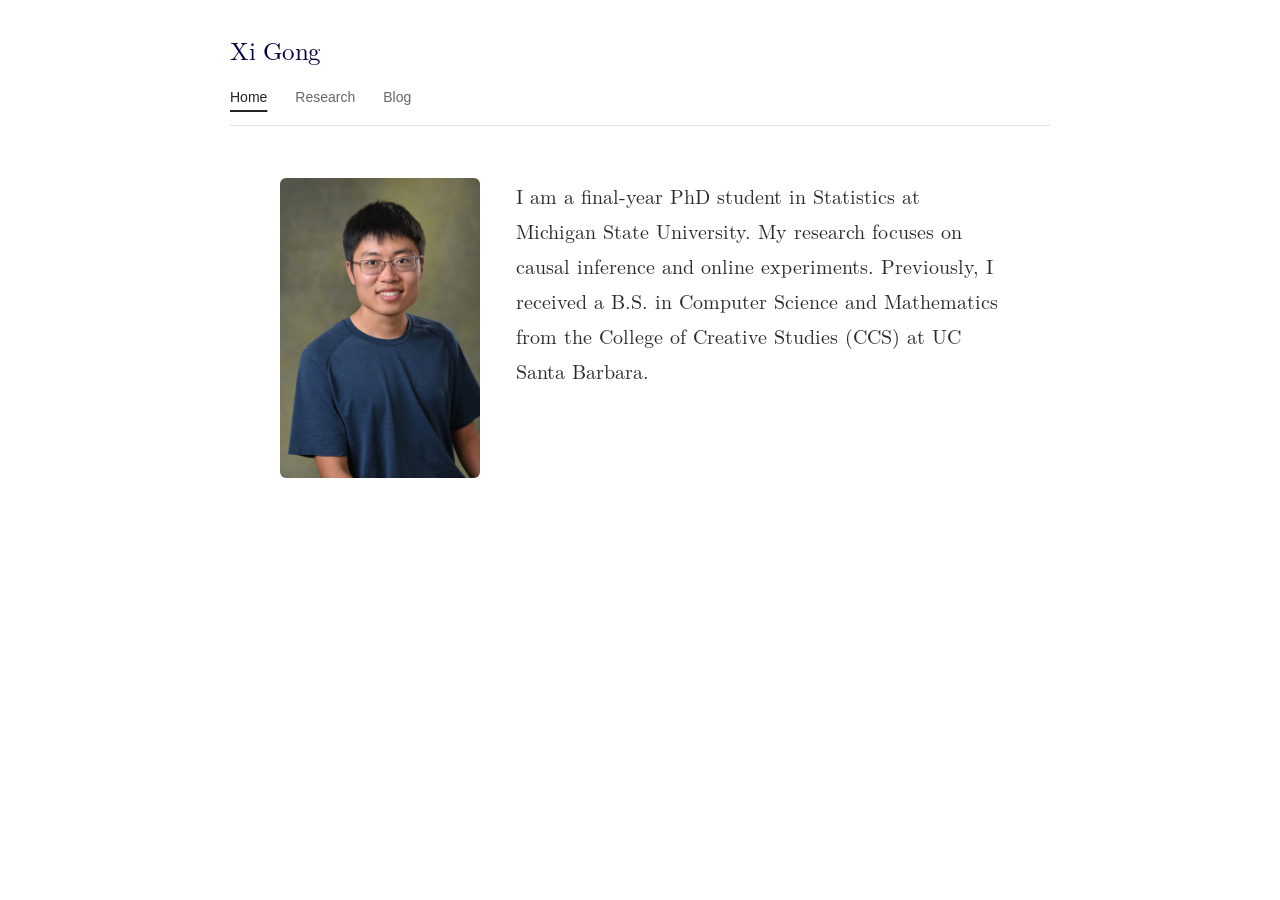
<file: index.html>
<!DOCTYPE html>
<html lang="en">
<head>
    <meta charset="UTF-8">
    <meta name="viewport" content="width=device-width, initial-scale=1">
    <title>Home — Xi Gong</title>
    <script defer src="/analytics.js?v=20261012-optout" data-measurement-id="G-CT2K6PV3V3"></script>
    <link href="index.css?v=6057a410bcf8" rel="stylesheet" type="text/css">
</head>
<body class="writing-page">
    <div id="wrapper">
        <div id="header">
            <div class="top_banner">
                <a class="site-name" href="index.html">Xi Gong</a>
            </div>
        </div>
    </div>
    <nav class="navigation" aria-label="Main navigation">
        <ul>
            <li><a href="index.html" aria-current="page">Home</a></li>
            <li><a href="papers.html">Research</a></li>
            <li><a href="blog.html">Blog</a></li>
        </ul>
    </nav>
    <main class="blog-content">
        <div class="about-intro">
            <img class="profile-photo" src="images/xi-gong.png" alt="Portrait of Xi Gong" width="450" height="674">
            <p class="page-intro">I am a final-year PhD student in Statistics at Michigan State University. My research focuses on causal inference and online experiments. Previously, I received a B.S. in Computer Science and Mathematics from the College of Creative Studies (CCS) at UC Santa Barbara.</p>
        </div>
    </main>
</body>
</html>
</file>
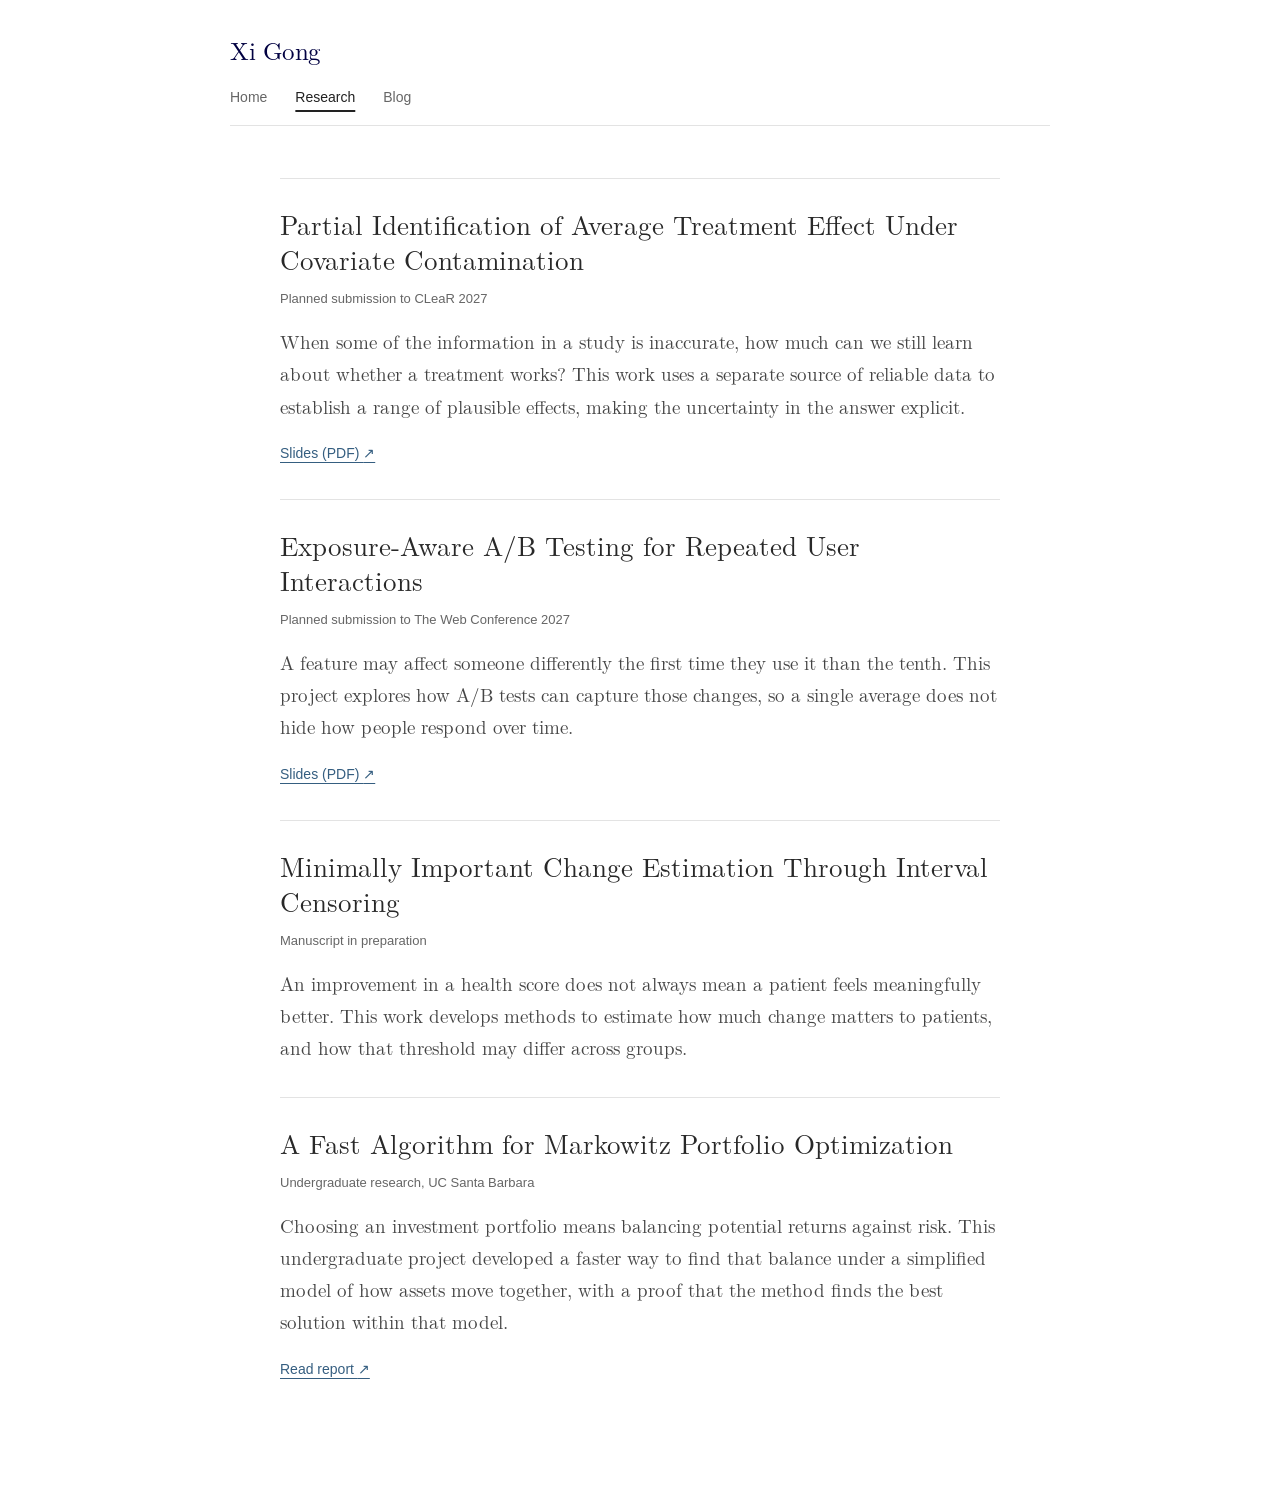
<file: papers.html>
<!DOCTYPE html>
<html lang="en">
<head>
    <meta charset="UTF-8">
    <meta name="viewport" content="width=device-width, initial-scale=1">
    <title>Research — Xi Gong</title>
    <script defer src="/analytics.js?v=20261012-optout" data-measurement-id="G-CT2K6PV3V3"></script>
    <link href="index.css?v=6057a410bcf8" rel="stylesheet" type="text/css">
</head>
<body class="writing-page">
    <div id="wrapper">
        <div id="header">
            <div class="top_banner">
                <a class="site-name" href="index.html">Xi Gong</a>
            </div>
        </div>
    </div>
    <nav class="navigation" aria-label="Main navigation">
        <ul>
            <li><a href="index.html">Home</a></li>
            <li><a href="papers.html" aria-current="page">Research</a></li>
            <li><a href="blog.html">Blog</a></li>
        </ul>
    </nav>
    <main class="blog-content">
        <section class="paper-list" aria-label="Research projects">
            <article class="paper-entry">
                <h2>Partial Identification of Average Treatment Effect Under Covariate Contamination</h2>
                <p class="paper-status">Planned submission to CLeaR 2027</p>
                <p class="paper-description">When some of the information in a study is inaccurate, how much can we still learn about whether a treatment works? This work uses a separate source of reliable data to establish a range of plausible effects, making the uncertainty in the answer explicit.</p>
                <a class="paper-link" href="slides/partial-identification-sensitivity-analysis-ae59bc668456.pdf" type="application/pdf" target="_blank" rel="noopener">Slides (PDF) <span aria-hidden="true">↗</span></a>
            </article>
            <article class="paper-entry">
                <h2>Exposure-Aware A/B Testing for Repeated User Interactions</h2>
                <p class="paper-status">Planned submission to The Web Conference 2027</p>
                <p class="paper-description">A feature may affect someone differently the first time they use it than the tenth. This project explores how A/B tests can capture those changes, so a single average does not hide how people respond over time.</p>
                <a class="paper-link" href="slides/ab-testing-exposure-dependent-response-d63325ef0ef6.pdf" type="application/pdf" target="_blank" rel="noopener">Slides (PDF) <span aria-hidden="true">↗</span></a>
            </article>
            <article class="paper-entry">
                <h2>Minimally Important Change Estimation Through Interval Censoring</h2>
                <p class="paper-status">Manuscript in preparation</p>
                <p class="paper-description">An improvement in a health score does not always mean a patient feels meaningfully better. This work develops methods to estimate how much change matters to patients, and how that threshold may differ across groups.</p>
            </article>
            <article class="paper-entry">
                <h2>A Fast Algorithm for Markowitz Portfolio Optimization</h2>
                <p class="paper-status">Undergraduate research, UC Santa Barbara</p>
                <p class="paper-description">Choosing an investment portfolio means balancing potential returns against risk. This undergraduate project developed a faster way to find that balance under a simplified model of how assets move together, with a proof that the method finds the best solution within that model.</p>
                <a class="paper-link" href="https://drive.google.com/file/d/13o4RgKmxXZaXuFWKD2h-T8n9Eilthn-O/view">Read report <span aria-hidden="true">↗</span></a>
            </article>
        </section>
    </main>
</body>
</html>
</file>
<file: index.css>
/* General Reset */
html, body, div, span, applet, object, iframe, h1, h2, h3, h4, h5, h6, p, blockquote, pre, a, abbr, acronym, address, big, cite, code, del, dfn, em, font, img, ins, kbd, q, s, samp, small, strike, strong, sub, sup, tt, var, b, u, i, center, dl, dt, dd, ol, ul, li, fieldset, form, label, legend, table, caption, tbody, tfoot, thead, tr, th, td, hr, button {
    margin: 0;
    padding: 0;
    border: 0;
    outline: 0;
    font-size: 100%;
    vertical-align: baseline;
    background: none;
}

/* Latin Modern (LaTeX default) font */
@font-face {
    font-family: 'Latin Modern Roman';
    font-weight: normal;
    font-style: normal;
    src: url([data-uri]) format('woff2');
}

@font-face {
    font-family: 'Latin Modern Roman';
    font-weight: bold;
    font-style: normal;
    src: url([data-uri]) format('woff2');
}

@font-face {
    font-family: 'Latin Modern Roman';
    font-weight: normal;
    font-style: italic;
    src: url([data-uri]) format('woff2');
}

:root {
    --titleColor: #113e5d;
    --titleColor: black;
    /* --titleColor:  rgb(121, 0, 0); */
    --subtitleColor: black;
    --textColor: #113e5d;
    --textColor: rgb(121, 0, 0);
    --textColor: rgb(0, 0, 0);
    /* --textColor: black; */
    --textBorderColor: rgb(255, 255, 255);
    --textBackgroundColor: rgb(255, 255, 255);
    --backgroundColor: white;
    /*
    --navbarBackgroundColor: rgb(255, 246, 215);
    --navbarBorderColor: rgba(82, 255, 212, 0.609);
    --navbarStripeColor: #e88cffc9; */
    --navbarBackgroundColor: white;
    --navbarBorderColor: white;
    --navbarStripeColor: rgb(129, 129, 129);
    /*
    --titleBackgroundColor: #cfc;
    --titleStripeColor: #45ccee;
    */
    --titleBackgroundColor: white;
    --titleStripeColor: rgb(129, 129, 129);
    /* MIT RED */
    /* --linkColor: rgb(121, 0, 0);rgb(23, 21, 114); */
    /* --linkColor:rgb(121, 0, 0); */
    --linkColor: rgb(0, 0, 0);
    --linkColor: rgb(1, 0, 65);
    /* --linkColor:#113e5d;
    --linkColor:black; */
    --linkHoverColor: #7700b3;
    /* --linkHoverColor: rgb(2, 0, 116); */
}

ol, ul {
    list-style-type: none;
}

h1, h2, h3, h4, h5, h6, li {
    line-height: 100%;
    /* font-weight: bold; */
    /* font-style:italic: */
}

blockquote, q {
    quotes: none;
}

q:before, q:after {
    content: "";
}

input, textarea, select {
    /* font:12px Arial, Helvetica, sans-serif; */
    font: 16px 'Latin Modern Roman', serif;
    /* this does nothing */
    vertical-align: middle;
    padding: 0;
    margin: 0;
}

textarea {
    overflow: auto;
    resize: none;
}

body {
    margin: 0px;
    padding: 0px;
    font-size: 18px;
    /* this does nothing */
    line-height: 28px;
    color: var(--textColor);
    background-color: #FFFFFF;
    /* font-family:Georgia, "Times New Roman", Times, serif; */
    font-family: 'Latin Modern Roman', serif;
}

h1, h2, h3, h4, h5, h6 {
    font-weight: normal;
}

h1 {
    font-size: 39px;
    margin-bottom: 10px;
}

h2 {
    font-size: 27px;
    text-align: center;
    margin-bottom: 15px;
}

h3 {
    font-size: 22px;
    margin-bottom: 10px;
    text-align: center
}

h4 {
    font-size: 16px;
    margin-bottom: 10px;
}

h5 {
    font-size: 14px;
    margin-bottom: 10px;
}

h6 {
    font-size: 12px;
    margin-bottom: 10px;
}

/*  links
	******************************/
a {
    color: var(--linkColor);
    text-decoration: none;
}

a:hover {
    color: var(--linkHoverColor);
    text-decoration: underline;
}

/*  superscript and subscript
	******************************/
sup, sub {
    vertical-align: baseline;
    position: relative;
    top: -0.4em;
}

sub {
    top: 0.4em;
}

/*  lists
	******************************/
ul, ol {
    padding: 0;
    margin: 0;
}

ul li {
    list-style-type: disc;
}

ol li {
    list-style-type: decimal;
}

ul li, ol li {
    font-size: 19px;
    line-height: 20px;
    margin: 0 0 10px 15px;
}

/*  horizontal lines
	******************************/
hr {
    border-bottom: 1px solid #C1C1CB;
    margin: 5px 0;
    padding: 0;
    height: 2px;
    width: 100%;
    margin-bottom: 15px;
}

.clear {
    clear: both;
}

.left {
    float: left;
}

.right {
    float: right;
}

#wrapper {
    width: 1000px;
    margin: 0 auto;
    padding: 0px 0 0px 0;
}

/*----start header----*/
#header {
    padding: 30px 180px 30px;
}

#header .top_banner {
    height: 50px;
    padding: 10px 10px 5px;
    /* border:#496033 solid 2px; */
    /* background: repeating-linear-gradient(
      135deg,
      white,
      white 4px,
      var(--navbarStripeColor) 6px,
      var(--navbarStripeColor)  6px
    ); */
}

#header h1 {
    color: var(--titleColor);
    margin: 5px;
    padding: 10px;
    /* font-family: 'Noto Sans KR', sans-serif; */
    font-family: 'Latin Modern Roman', sans-serif;
    /* font-family: "Computer Modern", sans-serif; */
    font-size: 45px;
    padding: 10px 5px 5px;
    background: white;
}

#header h1 a {
    color: #000000;
    text-decoration: none;
}

#header h1 a:hover {
    text-decoration: none;
}

#header p {
    font-size: 16px;
    margin-left: 1px;
    color: #000000;
    /* font-family:Georgia, "Times New Roman", Times, serif; */
    font-family: 'Latin Modern Roman', serif;
}

.navigation {
    margin: 0px 100px 20px 100px;
    border-top: #adb1b2 solid 1px;
    border-bottom: #adb1b2 solid 1px;
    padding: 15px 5px;
    text-align: center;
    background: #ffffff;
}

.navigation ul {
    margin: 0px;
    padding: 0px;
}

.navigation ul li {
    margin: 0px;
    padding: 0px 32px;
    display: inline;
    font-size: 26px;
    list-style-type: none;
    text-align: center;
    border-right: #868B8F 2px;
}

.navigation ul li a {
    color: #03314b;
    color: #000000;
    color: var(--linkColor);
    text-decoration: none;
}

.navigation ul li a:hover {
    text-decoration: underline;
    color: var(--linkHoverColor);
}

.navigation ul li:last-child {
    border-right: none;
}

/*----end header----*/
/*----start page content----*/
#page_content .center_section {
    width: 900px;
}

#page_content .right_section {
    width: 650px;
    float: right;
}

#page_content .right_section .top_content {
    padding: 15px 0 0px 0;
}

#page_content .right_section .top_content .column_one {
    width: 250px;
    float: left;
    margin-bottom: 20px;
}

#page_content .right_section .top_content .column_two {
    width: 250px;
    float: right;
    margin-bottom: 20px;
}

.intro {
    padding: 5px 20px;
    margin: 0px 60px;
    font-size: 21px;
}

.intro a {
    color: #2307a0;
}

.intro ul li a {
    color: #2307a0;
}

.links {
    padding: 0px 20px;
    margin: 0px 90px;
    font-size: 21px;
}

.art_content {
    padding: 0px 100px;
    position: absolute;
    left: 0;
    right: 0;
    font-size: 21px;
    text-align: center;
}

.border_left {
    border-left: #6e7678 dotted 1px;
    padding-left: 20px;
}

.border_none {
    border: none!important;
    margin: 0px!important;
}

.left_side_bar {
    width: 275px;
    margin-top: 50px;
    margin-bottom: 10px;
    float: left;
}

.left_side_bar h1 {
    font-size: 30px;
    padding: 0 0 0 35px;
    margin-bottom: 15px;
    color: #1b0400;
}

.left_side_bar .col_1 {
    padding: 0px 0 20px 0;
}

.left_side_bar .col_1 .box {
    padding: 10px 15px 5px;
    /* border:#A1A9AB solid 2px; */
    background: repeating-linear-gradient( 135deg, white, white 4px, var(--navbarStripeColor) 6px, var(--navbarStripeColor) 6px );
}

.left_side_bar .col_1 .box ul {
    margin: 0px;
    padding: 0px;
}

.left_side_bar .col_1 .box ul li {
    margin: 0px 0px 8px;
    padding: 0px 0px 0px 20px;
    /* font-family: 'Noto Sans KR', sans-serif; */
    font-family: 'Latin Modern Roman', serif;
    margin: 1em 0;
    padding: .7em;
    font-size: 25px;
    list-style-type: none;
    background: rgb(255, 255, 255);
}

.left_side_bar .col_1 .box ul li a {
    color: var(--linkColor);
    text-decoration: none;
}

.left_side_bar .col_1 .box ul li a:hover {
    color: var(--linkHoverColor);
    text-decoration: none;
}

IMG.displayed {
    display: block;
    margin-left: auto;
    margin-right: auto
}

/*----end page content----*/
/*----start footer content----*/
#footer {
    clear: both;
    margin-top: 18px;
    padding: 15px 0 12px 0;
    height: 25px;
    text-align: center;
    /* font-family:Verdana, Geneva, sans-serif; */
    font-family: 'Latin Modern Roman', serif;
    font-size: 12px;
    line-height: 19px;
    border-top: #b9bdbe solid 1px;
}

#footer a {
    color: #1B5219;
    text-decoration: none;
}

#footer a:hover {
    color: #1B5219;
    text-decoration: underline;
}

/*----end footer content----*/

.intro { display: flex; align-items: center; gap: 32px; margin-bottom: 28px; }
.profile-photo { display: block; width: 200px; max-width: 100%; height: auto; flex-shrink: 0; border-radius: 6px; }
.intro-text { min-width: 0; }
.diary-archive { margin: 28px 0 40px; }
.diary-archive summary { cursor: pointer; font-size: 18px; color: #555; }
.diary-archive[open] summary { margin-bottom: 20px; }
.diary-archive summary:focus-visible { outline: 2px solid currentColor; outline-offset: 5px; }
#wrapper { max-width: 100%; }
@media (max-width: 700px) {
#header { padding: 24px 16px; }
#header .top_banner { height: auto; }
#header h1 { font-size: 32px; line-height: 1.15; }
.navigation { margin: 0 20px 24px; }
.intro { flex-direction: column; align-items: center; gap: 24px; margin: 0 0 28px; padding: 0 24px; }
.intro-text { width: 100%; }
.links { margin: 0; padding: 0 24px; overflow-wrap: anywhere; }
}

/* Blog shares the homepage typography and navigation. */
.navigation a[aria-current="page"] { text-decoration: underline; text-underline-offset: 6px; }
.blog-content { max-width: 760px; margin: 40px auto; padding: 0 24px; }
.blog-empty { text-align: center; color: #555; font-size: 19px; }
@media (max-width: 480px) {
    .navigation ul li { padding: 0 16px; }
}

/* Allow the four navigation links to wrap comfortably on small screens. */
.navigation ul { display: flex; justify-content: center; flex-wrap: wrap; gap: 16px 0; }

/* Markdown articles */
.blog-post h1 { font-size: 32px; line-height: 1.25; margin-bottom: 12px; }
.blog-post h2, .blog-post h3, .post-preview h3 { text-align: left; line-height: 1.3; margin-top: 28px; }
.blog-post p, .blog-post ul, .blog-post ol, .blog-post pre, .blog-post blockquote { margin-bottom: 20px; }
.blog-post img { max-width: 100%; height: auto; }
.blog-post pre { overflow-x: auto; padding: 16px; background: #f4f4f4; font-size: 15px; }
.blog-post code { font-family: monospace; }
.blog-post blockquote { border-left: 3px solid #ccc; padding-left: 18px; }
.blog-post .table-scroll { max-width: 100%; overflow-x: auto; margin: 28px 0; border: 1px solid #e3e3e3; border-radius: 4px; }
.blog-post .table-scroll:focus-visible { outline: 2px solid #355e80; outline-offset: 4px; }
.blog-post table { width: 100%; border-collapse: collapse; font-family: -apple-system, BlinkMacSystemFont, sans-serif; font-size: 14px; line-height: 1.5; overflow-wrap: normal; font-variant-numeric: tabular-nums; }
.blog-post th, .blog-post td { padding: 12px 16px; border-bottom: 1px solid #e3e3e3; white-space: nowrap; }
.blog-post th { background: #f5f6f7; color: #444; font-weight: 600; }
.blog-post tbody tr:last-child td { border-bottom: 0; }
.blog-post tbody tr:nth-child(even) { background: #fafafa; }
.blog-post .math.display { display: block; overflow-x: auto; }
.post-date { color: #666; font-size: 16px; margin-bottom: 16px; }
.post-preview { border-bottom: 1px solid #ddd; padding-bottom: 24px; margin-bottom: 24px; }

/* A quieter reading layout for the Blog and its articles. */
.writing-page { color: #282828; }
.writing-page #wrapper { width: auto; max-width: 820px; margin: 0 auto; padding: 0 28px; }
.writing-page #header { padding: 36px 0 20px; }
.writing-page #header .top_banner { height: auto; padding: 0; }
.site-name { font-size: 25px; text-decoration: none; letter-spacing: -.5px; }
.writing-page .navigation { max-width: 820px; margin: 0 auto; padding: 0 28px; border: 0; text-align: left; }
.writing-page .navigation ul { justify-content: flex-start; gap: 28px; border-bottom: 1px solid #e3e3e3; padding-bottom: 18px; }
.writing-page .navigation ul li { padding: 0; font-family: -apple-system, BlinkMacSystemFont, sans-serif; font-size: 14px; }
.writing-page .navigation a { color: #666; }
.writing-page .navigation a[aria-current="page"] { color: #222; text-decoration-thickness: 2px; text-underline-offset: 8px; }
.writing-page .blog-content { max-width: 720px; margin: 52px auto 80px; padding: 0 28px; }
.writing-page.blog-layout #wrapper,
.writing-page.blog-layout .navigation,
.writing-page.blog-layout .blog-content { max-width: 960px; }
.blog-heading { margin-bottom: 42px; }
.blog-heading h1 { font-size: 46px; line-height: 1.15; margin: 0 0 12px; }
.blog-heading p { font-size: 19px; line-height: 1.6; color: #666; }
.writing-page .post-preview { padding: 28px 0 32px; margin: 0; border-top: 1px solid #e3e3e3; border-bottom: 0; }
.writing-page .post-date { font-family: -apple-system, BlinkMacSystemFont, sans-serif; font-size: 12px; line-height: 1.5; color: #777; margin: 0 0 12px; }
.post-preview h2 { text-align: left; font-size: 29px; line-height: 1.3; margin: 0 0 12px; }
.post-preview h2 a { color: #222; }
.post-preview h2 a:hover { color: #355e80; }
.post-summary { font-size: 19px; line-height: 1.65; color: #555; }
.back-link { display: inline-block; font-family: -apple-system, BlinkMacSystemFont, sans-serif; font-size: 13px; color: #666; margin-bottom: 30px; }
.post-heading { border-bottom: 1px solid #e3e3e3; padding-bottom: 28px; margin-bottom: 32px; }
.writing-page .blog-post { font-size: 20px; line-height: 1.75; overflow-wrap: anywhere; }
.writing-page .blog-post :is(h1, h2, h3, h4, h5, h6) { text-align: left; line-height: 1.3; }
.writing-page .blog-post h1 { font-size: 42px; line-height: 1.2; margin: 0; }
.writing-page .blog-post h2 { margin: 36px 0 16px; font-size: 28px; }
.writing-page .blog-post h3 { margin: 28px 0 12px; font-size: 23px; }
.writing-page .blog-post h4 { margin: 28px 0 12px; font-size: 22px; font-weight: bold; }
.writing-page .blog-post h5 { margin: 24px 0 12px; font-size: 20px; font-weight: bold; }
.writing-page .blog-post h6 { margin: 24px 0 12px; font-size: 20px; font-weight: bold; font-style: italic; }
.writing-page .blog-post li { font-size: inherit; line-height: inherit; }
.writing-page .blog-post pre { border: 1px solid #e8e8e8; border-radius: 5px; line-height: 1.6; overflow-wrap: normal; }
.writing-page a:focus-visible { outline: 2px solid #355e80; outline-offset: 5px; }
@media (max-width: 600px) {
 .writing-page #wrapper, .writing-page .navigation { padding-inline: 24px; }
 .writing-page #header { padding-top: 24px; }
 .writing-page .blog-content { margin-top: 36px; padding-inline: 24px; }
 .blog-heading h1 { font-size: 38px; }
 .writing-page .blog-post h1 { font-size: 34px; }
}

/* Research entries follow the same reading layout as the Blog. */
.paper-entry { border-top: 1px solid #e3e3e3; padding: 28px 0 32px; }
.paper-entry h2 { text-align: left; font-size: 27px; line-height: 1.3; margin: 0 0 12px; overflow-wrap: anywhere; }
.paper-status { font-family: -apple-system, BlinkMacSystemFont, sans-serif; font-size: 13px; line-height: 1.6; color: #666; margin: 0 0 16px; }
.paper-description { font-size: 19px; line-height: 1.7; color: #444; margin: 0; }
.paper-link { display: inline-block; margin-top: 16px; color: #355e80; font-family: -apple-system, BlinkMacSystemFont, sans-serif; font-size: 14px; text-decoration: underline; text-underline-offset: 4px; }
@media (max-width: 600px) { .paper-entry h2 { font-size: 24px; } }

/* Shared content styling for Home, Papers, and About. */
.page-intro { font-size: 20px; line-height: 1.75; margin: 0; }
.page-empty { font-size: 19px; line-height: 1.65; color: #666; }
.about-intro { display: flex; align-items: flex-start; gap: 36px; }
.about-intro .page-intro { flex: 1; min-width: 0; }
.home-archives { margin-top: 42px; border-top: 1px solid #e3e3e3; }
.home-archives .diary-archive { margin: 0; padding: 22px 0; border-bottom: 1px solid #e3e3e3; }
.home-archives summary { font-size: 18px; color: #555; }
.home-archives li { font-size: 18px; line-height: 1.6; }

/* A discreet reading list, reached only from the bottom of Blog. */
.blog-extras { margin-top: 28px; text-align: right; font: 12px/1.5 -apple-system, BlinkMacSystemFont, sans-serif; }
.blog-extras a { display: inline-block; padding: 6px 0 6px 12px; color: #767676; }
.blog-extras a:hover, .blog-extras a:focus-visible { color: #282828; text-decoration: underline; }
.saved-links h1 { margin: 0 0 28px; font-size: 25px; line-height: 1.3; }
.saved-links-list { margin: 0; padding: 0; list-style: none; }
.saved-links-list li { padding: 20px 0; border-top: 1px solid #e3e3e3; font-size: 21px; line-height: 1.5; }
.saved-links-list a { overflow-wrap: anywhere; }
.saved-link-source { margin: 8px 0 0; color: #767676; font: 13px/1.5 -apple-system, BlinkMacSystemFont, sans-serif; }
.page-credit { margin-top: 32px; font-size: 12px; line-height: 1.5; color: #777; }
@media (max-width: 600px) {
 .about-intro { flex-direction: column; gap: 28px; }
 .about-intro .profile-photo { width: 180px; }
}
</file>
